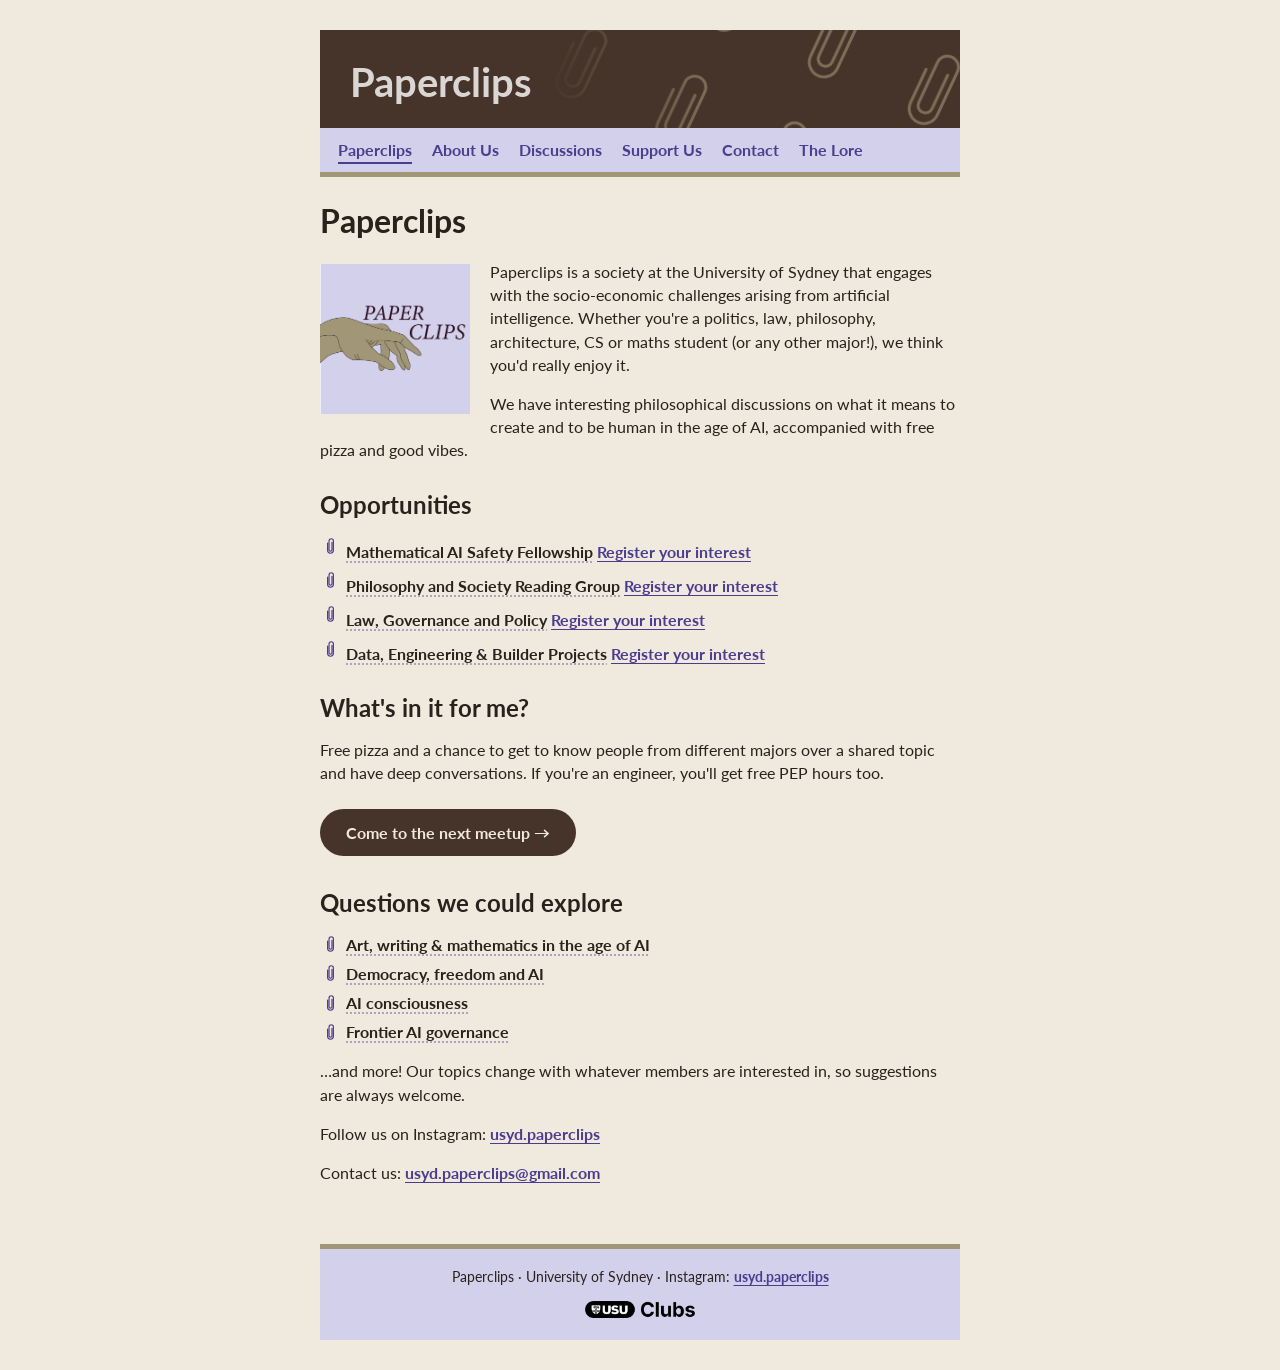
<file: index.html>
<!DOCTYPE html>
<html lang="en">
<head>
    <meta charset="utf-8">
    <meta name="viewport" content="width=device-width, initial-scale=1">
    <title>Paperclips</title>
    <link rel="icon" type="image/png" href="images/no-hand-paperclips-logo_Hand%20only.png">
    <link href="style.css" rel="stylesheet">
    <link rel="preconnect" href="https://fonts.gstatic.com">
    <link href="https://fonts.googleapis.com/css2?family=Lato:ital,wght@0,100;0,300;0,400;0,700;0,900;1,100;1,300;1,400;1,700;1,900&display=swap" rel="stylesheet">
</head>

<body>


    <header>

        <h1> Paperclips</h1>


    <nav>
       
        <a href="index.html" aria-current="page">Paperclips</a>
        <a href="about.html">About Us</a>
        <a href="discussions.html">Discussions</a>
        <a href="support.html">Support Us</a>
        <a href="contact.html">Contact</a>
        <a href="the-lore.html">The Lore</a>
       
    </nav> 

</header>

<h1> Paperclips</h1>
   
    <section>

    <img class="logo" src="images/pink-paperclips-logo-no-desc_Hand%20only.png" alt="Paperclips logo: a hand reaching towards the words Paper Clips" width="150" height="150">

    <p>Paperclips is a society at the University of Sydney that engages with the socio-economic challenges arising from artificial intelligence. Whether you're a politics,
    law, philosophy, architecture, CS or maths student (or any other major!), we think you'd really enjoy it.</p>
   
    <p>We have interesting philosophical discussions on what it means to create and to be human in the age of AI, accompanied with free pizza and good vibes.</p>

   <!-- NEW: Opportunities section -->
    <h2>Opportunities</h2>

    <ul class="topics">
        <li>
            <strong>Mathematical AI Safety Fellowship</strong>
            <span class="topic-question">For students interested in mathematical approaches to AI safety.</span>
            <a href="https://docs.google.com/forms/d/e/1FAIpQLSd0HdJCsC115M8-3KQG_czyetFsshdnopwiMtdRcU6tb6XfFw/viewform?usp=header">Register your interest</a>
        </li>
        <li>
            <strong>Philosophy and Society Reading Group</strong>
            <span class="topic-question">For students interested in philosophy, politics and economics.</span>
            <a href="https://docs.google.com/forms/d/e/1FAIpQLSfQAjgFDLA8wmqpj9tPy1MmgbXg_kN8RrXuscvgL9BtoT7dKg/viewform">Register your interest</a>
        </li>
        <li>
            <strong>Law, Governance and Policy</strong>
            <span class="topic-question">For law students interested in AI policy and governance.</span>
            <a href="https://docs.google.com/forms/d/e/1FAIpQLScNR5OGdzuRPFf-QtGlchyc0naaPwp5fLJLEmB8YsPOtaQLbA/viewform?usp=header">Register your interest</a>
        </li>
        <li>
            <strong>Data, Engineering & Builder Projects</strong>
            <span class="topic-question">For students interested in engineering and hands-on AI safety projects.</span>
            <a href="https://docs.google.com/forms/d/e/1FAIpQLSeC0H_7Jf14LcJsI6BgXFXwbjCmfyPPr9kBUhe0p3Qluz-7aw/viewform?usp=header">Register your interest</a>
        </li>
    </ul>

    <h2>What's in it for me?</h2>

    <p>Free pizza and a chance to get to know people from different majors over a shared topic and have deep
    conversations. If you're an engineer, you'll get free PEP hours too.</p>
   
    <!-- PLACEHOLDER: add the next event or how to join -->
    <!-- <p class="placeholder">[Next event or how to join]</p> -->

    <a class="meetupbtn" href="https://www.instagram.com/usyd.paperclips/">Come to the next meetup &rarr;</a>

    <h2>Questions we could explore</h2>

    <ul class="topics">
        <li tabindex="0"><strong>Art, writing & mathematics in the age of AI</strong><span class="topic-question">What does it mean to make art, to create and to do academic research in the age of AI?</span></li>
        <li tabindex="0"><strong>Democracy, freedom and AI</strong><span class="topic-question">Does AI pose a risk to democracy?</span></li>
        <li tabindex="0"><strong>AI consciousness</strong><span class="topic-question">Are AIs conscious, and what does that mean for AI safety?</span></li>
        <li tabindex="0"><strong>Frontier AI governance</strong><span class="topic-question">Should we have open-source AI models, given the potential for misuse by bad actors?</span></li>
    </ul>

    <p>&hellip;and more! Our topics change with whatever members are interested in, so suggestions are always welcome.</p>

    <p>Follow us on Instagram: <a href="https://www.instagram.com/usyd.paperclips/">usyd.paperclips</a></p>

    <!-- NEW: Placeholder email -->
    <p>Contact us: <a href="mailto:usyd.paperclips@gmail.com">usyd.paperclips@gmail.com</a></p>
   
    </section>

<footer>
    <p>Paperclips &middot; University of Sydney &middot; Instagram: <a href="https://www.instagram.com/usyd.paperclips/">usyd.paperclips</a></p>
    <a class="footer-usu" href="https://usu.edu.au/" target="_blank" rel="noopener"><img src="images/usu-clubs-logo-black.png" alt="USU Clubs" width="110" height="17"></a>
</footer>

</body>
</html>
</file>
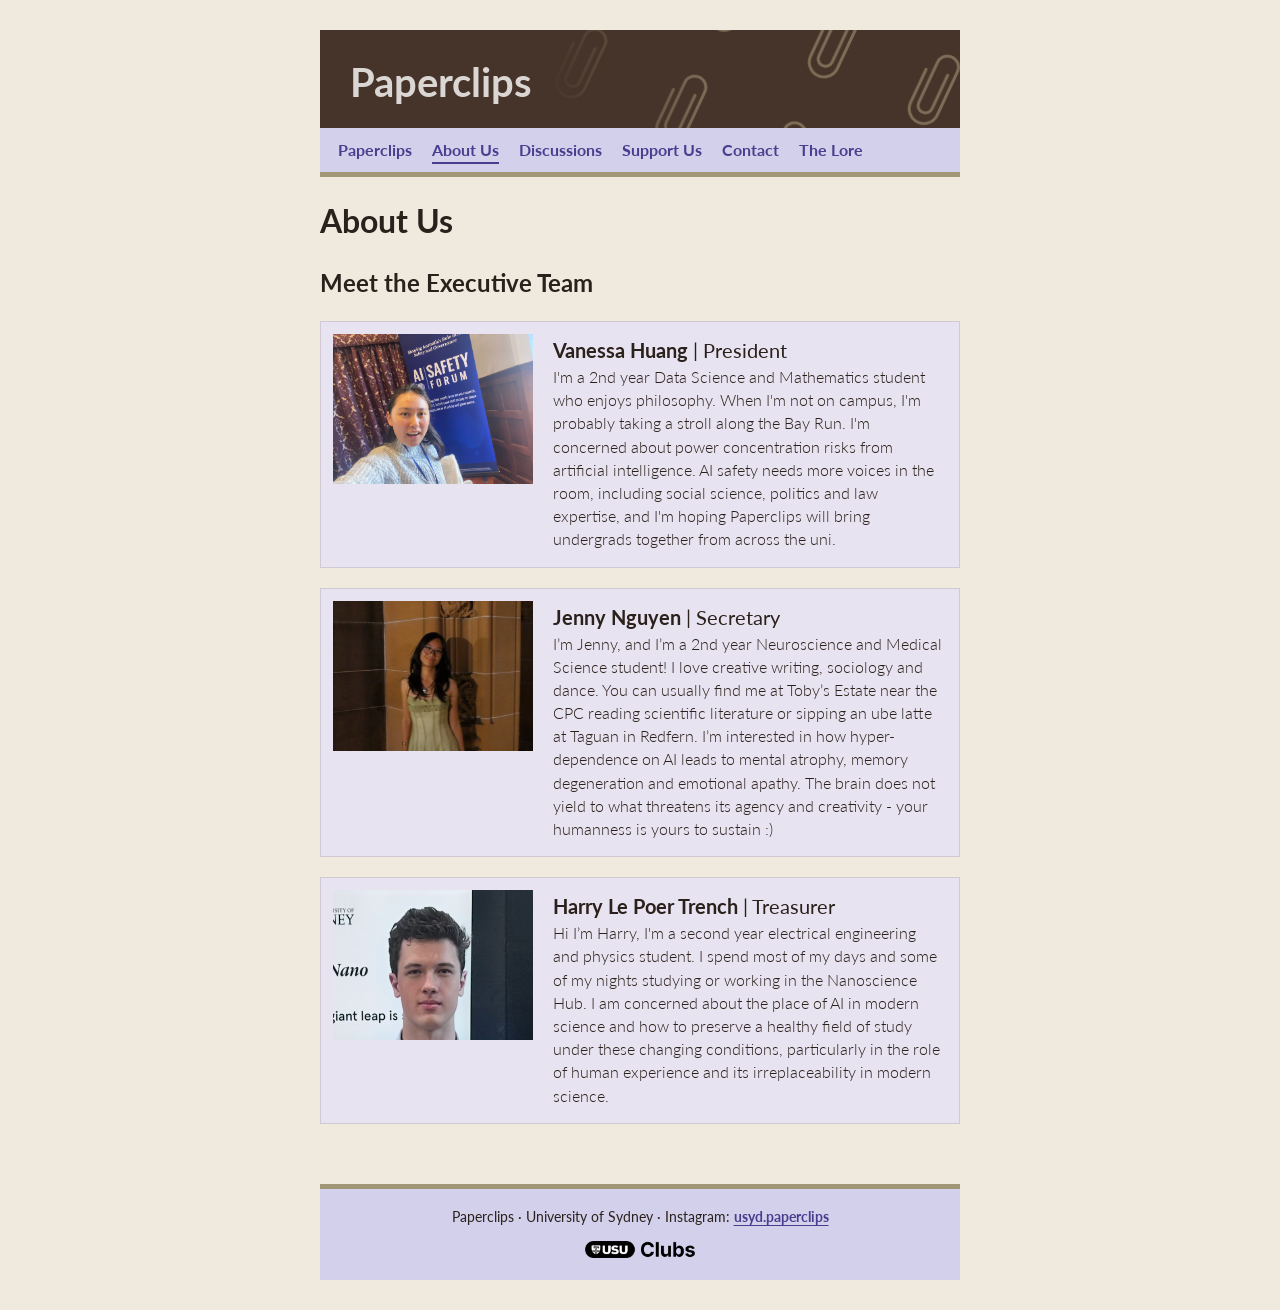
<file: about.html>
<!DOCTYPE html>
<html lang="en">
<head>
    <meta charset="utf-8">
    <meta name="viewport" content="width=device-width, initial-scale=1">
    <title>About Us | Paperclips</title>
    <link rel="icon" type="image/png" href="images/no-hand-paperclips-logo_Hand%20only.png">
    <link href="style.css" rel="stylesheet">
    <link rel="preconnect" href="https://fonts.gstatic.com">
    <link href="https://fonts.googleapis.com/css2?family=Lato:ital,wght@0,100;0,300;0,400;0,700;0,900;1,100;1,300;1,400;1,700;1,900&display=swap" rel="stylesheet">
</head>

<body>


    <header>

        <h1> Paperclips</h1>


    <nav>
       
        <a href="index.html">Paperclips</a>
        <a href="about.html" aria-current="page">About Us</a>
        <a href="discussions.html">Discussions</a>
        <a href="support.html">Support Us</a>
        <a href="contact.html">Contact</a>
        <a href="the-lore.html">The Lore</a>
    
    </nav> 

</header>

<h1>About Us</h1>

<h2>Meet the Executive Team</h2>

<section class="wholegallery">

  <div class="gallery">
    <a target="_blank" href="images/vanessa.png">
      <img src="images/vanessa.png" alt="Vanessa" width="700" height="500">
    </a>
    <div class="desc">
      <p class="name">Vanessa Huang <span class="name-role">| President</span></p>
      <p class="bio">I'm a 2nd year Data Science and Mathematics student who enjoys philosophy. When I'm not on campus, I'm probably taking a stroll along the Bay Run. I'm concerned about power concentration risks from artificial intelligence. AI safety needs more voices in the room, including social science, politics and law expertise, and I'm hoping Paperclips will bring undergrads together from across the uni.</p>
    </div>
  </div>

  <!-- PLACEHOLDER: replace the photo, name and bio -->
  <div class="gallery">
    <a target="_blank" href="images/jenny.png">
      <img src="images/jenny.png" alt="Jenny" width="700" height="500">
    </a>
    <div class="desc">
      <p class="name">Jenny Nguyen <span class="name-role">| Secretary</span></p>
      <p class="bio">I’m Jenny, and I’m a 2nd year Neuroscience and Medical Science student! I love creative writing, sociology and dance. You can usually find me at Toby’s Estate near the CPC reading scientific literature or sipping an ube latte at Taguan in Redfern. I’m interested in how hyper-dependence on AI leads to mental atrophy, memory degeneration and emotional apathy. The brain does not yield to what threatens its agency and creativity - your humanness is yours to sustain :)</p>
    </div>
  </div>

  <div class="gallery">
    <a target="_blank" href="images/harry.png">
      <img src="images/harry.png" alt="Harry" width="700" height="500">
    </a>
    <div class="desc">
      <p class="name">Harry Le Poer Trench <span class="name-role">| Treasurer</span></p>
      <p class="bio">Hi I’m Harry, I'm a second year electrical engineering and physics student. I spend most of my days and some of my nights studying or working in the Nanoscience Hub. I am concerned about the place of AI in modern science and how to preserve a healthy field of study under these changing conditions, particularly in the role of human experience and its irreplaceability in modern science.</p>

    </div>
  </div>

</section>

<footer>
    <p>Paperclips &middot; University of Sydney &middot; Instagram: <a href="https://www.instagram.com/usyd.paperclips/">usyd.paperclips</a></p>
    <a class="footer-usu" href="https://usu.edu.au/" target="_blank" rel="noopener"><img src="images/usu-clubs-logo-black.png" alt="USU Clubs" width="110" height="17"></a>
</footer>

</body>
</html>
</file>
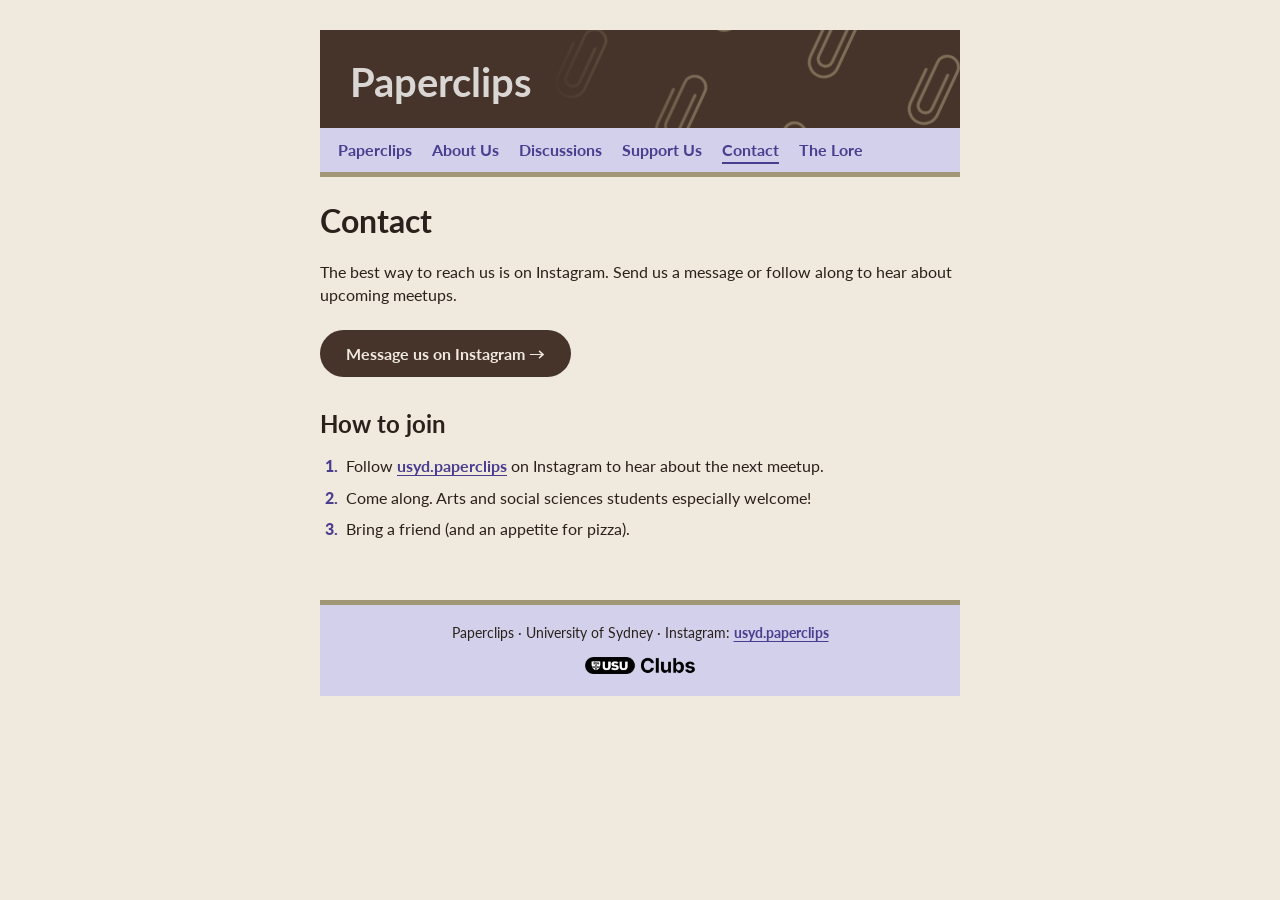
<file: contact.html>
<!DOCTYPE html>
<html lang="en">
<head>
    <meta charset="utf-8">
    <meta name="viewport" content="width=device-width, initial-scale=1">
    <title>Contact | Paperclips</title>
    <link rel="icon" type="image/png" href="images/no-hand-paperclips-logo_Hand%20only.png">
    <link href="style.css" rel="stylesheet">
    <link rel="preconnect" href="https://fonts.gstatic.com">
    <link href="https://fonts.googleapis.com/css2?family=Lato:ital,wght@0,100;0,300;0,400;0,700;0,900;1,100;1,300;1,400;1,700;1,900&display=swap" rel="stylesheet">
</head>

<body>


    <header>

        <h1> Paperclips</h1>


    <nav>
       
        <a href="index.html">Paperclips</a>
        <a href="about.html">About Us</a>
        <a href="discussions.html">Discussions</a>
        <a href="support.html">Support Us</a>
        <a href="contact.html" aria-current="page">Contact</a>
        <a href="the-lore.html">The Lore</a>
    
    </nav> 

</header>

<h1>Contact</h1>

<p>The best way to reach us is on Instagram. Send us a message or follow along to hear about upcoming meetups.</p>

<a class="meetupbtn" href="https://www.instagram.com/usyd.paperclips/">Message us on Instagram &rarr;</a>

<h2>How to join</h2>

<ol class="steps">
    <li>Follow <a href="https://www.instagram.com/usyd.paperclips/">usyd.paperclips</a> on Instagram to hear about the next meetup.</li>
    <li>Come along. Arts and social sciences students especially welcome!</li>
    <li>Bring a friend (and an appetite for pizza).</li>
</ol>

<!-- PLACEHOLDER: add the next event or how to join -->
<!-- <p class="placeholder">[Next event or how to join]</p> -->

<footer>
    <p>Paperclips &middot; University of Sydney &middot; Instagram: <a href="https://www.instagram.com/usyd.paperclips/">usyd.paperclips</a></p>
    <a class="footer-usu" href="https://usu.edu.au/" target="_blank" rel="noopener"><img src="images/usu-clubs-logo-black.png" alt="USU Clubs" width="110" height="17"></a>
</footer>

</body>
</html>
</file>
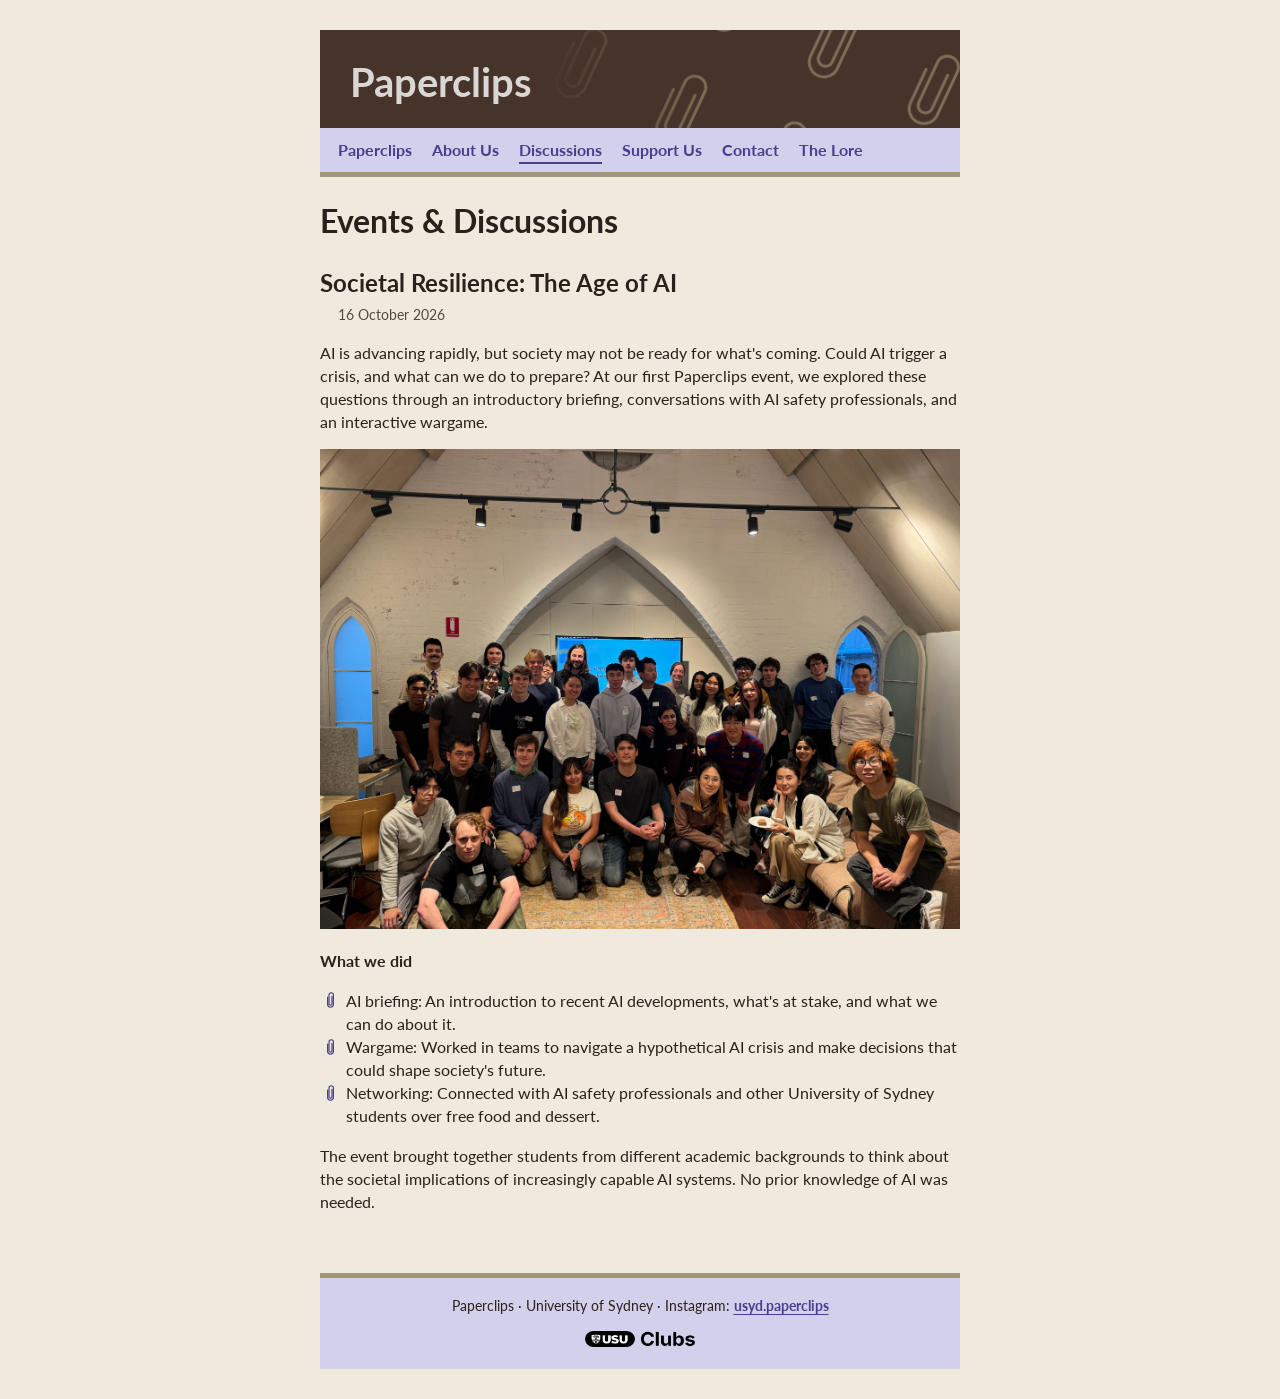
<file: discussions.html>
<!DOCTYPE html>
<html lang="en">
<head>
    <meta charset="utf-8">
    <meta name="viewport" content="width=device-width, initial-scale=1">
    <title>Events and Discussions | Paperclips</title>
    <link rel="icon" type="image/png" href="images/no-hand-paperclips-logo_Hand%20only.png">
    <link href="style.css" rel="stylesheet">
    <link rel="preconnect" href="https://fonts.gstatic.com">
    <link href="https://fonts.googleapis.com/css2?family=Lato:ital,wght@0,100;0,300;0,400;0,700;0,900;1,100;1,300;1,400;1,700;1,900&display=swap" rel="stylesheet">
</head>

<body>

    <header>

        <h1>Paperclips</h1>

        <nav>
            <a href="index.html">Paperclips</a>
            <a href="about.html">About Us</a>
            <a href="discussions.html" aria-current="page">Discussions</a>
            <a href="support.html">Support Us</a>
            <a href="contact.html">Contact</a>
            <a href="the-lore.html">The Lore</a>
        </nav>

    </header>

    <h1>Events & Discussions</h1>

    <section class="sessions">

        <!-- LATEST EVENT: Always displayed, not collapsible. -->

        <div class="latest-session">

            <h2>Societal Resilience: The Age of AI</h2>
            <p class="session-question">16 October 2026</p>

            <p>
                AI is advancing rapidly, but society may not be ready for what's coming.
                Could AI trigger a crisis, and what can we do to prepare?
                At our first Paperclips event, we explored these questions through an
                introductory briefing, conversations with AI safety professionals,
                and an interactive wargame.
            </p>

            <img
                src="images/societal-res.jpg"
                alt="Paperclips' Societal Resilience: The Age of AI event"
                class="session-photo"
            >

            <p><strong>What we did</strong></p>
            <ul>
                <li>AI briefing: An introduction to recent AI developments, what's at stake, and what we can do about it.</li>
                <li>Wargame: Worked in teams to navigate a hypothetical AI crisis and make decisions that could shape society's future.</li>
                <li>Networking: Connected with AI safety professionals and other University of Sydney students over free food and dessert.</li>
            </ul>

            <p>
                The event brought together students from different academic backgrounds
                to think about the societal implications of increasingly capable AI systems.
                No prior knowledge of AI was needed.
            </p>

        </div>

        <!-- OLDER EVENTS: Add future events above this section and move previous latest events here. -->

        <!--
        <details>
            <summary>
                <span>Previous Event Title</span>
                <span class="session-question">Date</span>
            </summary>

            <p>Event description.</p>

        </details>
        -->

    </section>


    <footer>
        <p>Paperclips &middot; University of Sydney &middot; Instagram: <a href="https://www.instagram.com/usyd.paperclips/">usyd.paperclips</a></p>
        <a class="footer-usu" href="https://usu.edu.au/" target="_blank" rel="noopener"><img src="images/usu-clubs-logo-black.png" alt="USU Clubs" width="110" height="17"></a>
    </footer>

</body>
</html>
</file>
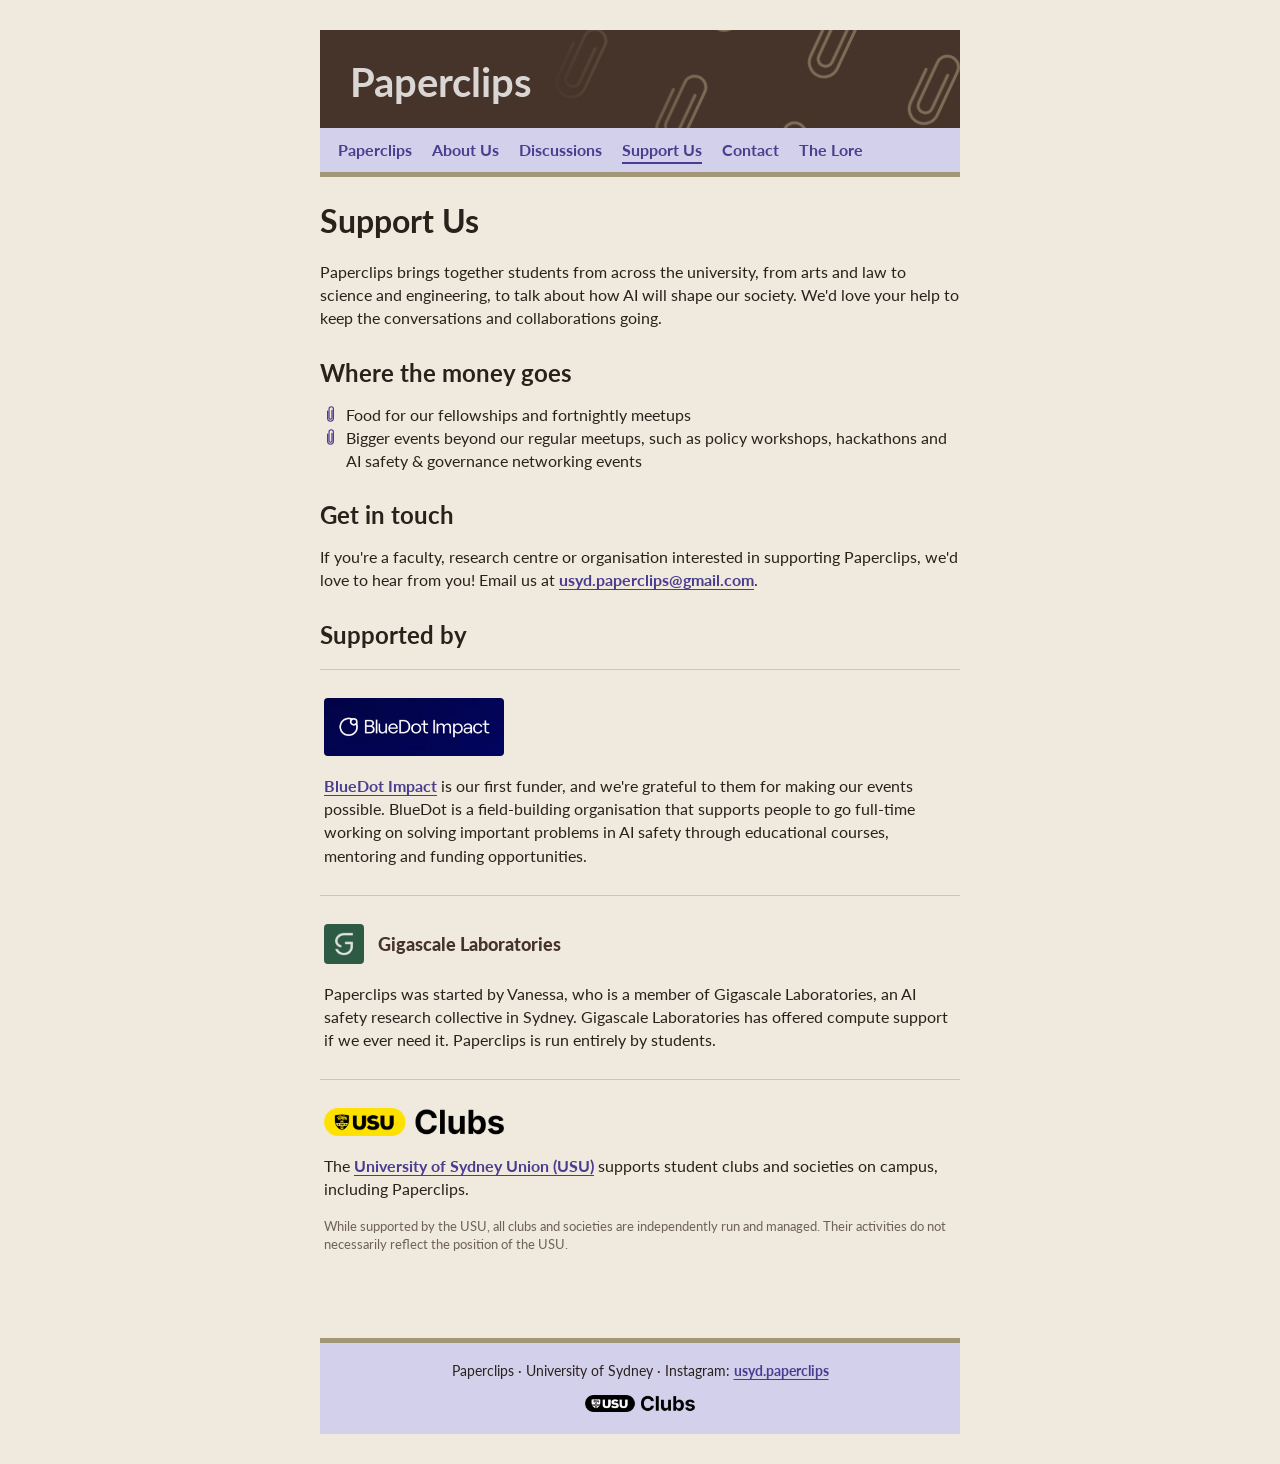
<file: support.html>
<!DOCTYPE html>
<html lang="en">
<head>
    <meta charset="utf-8">
    <meta name="viewport" content="width=device-width, initial-scale=1">
    <title>Support Us | Paperclips</title>
    <link rel="icon" type="image/png" href="images/no-hand-paperclips-logo_Hand%20only.png">
    <link href="style.css" rel="stylesheet">
    <link rel="preconnect" href="https://fonts.gstatic.com">
    <link href="https://fonts.googleapis.com/css2?family=Lato:ital,wght@0,100;0,300;0,400;0,700;0,900;1,100;1,300;1,400;1,700;1,900&display=swap" rel="stylesheet">
</head>

<body>


    <header>

        <h1> Paperclips</h1>


    <nav>
       
        <a href="index.html">Paperclips</a>
        <a href="about.html">About Us</a>
        <a href="discussions.html">Discussions</a>
        <a href="support.html" aria-current="page">Support Us</a>
        <a href="contact.html">Contact</a>
        <a href="the-lore.html">The Lore</a>
    
    </nav> 

</header>

<h1>Support Us</h1>

<p>Paperclips brings together students from across the university, from arts and law to science and engineering, to
talk about how AI will shape our society. We'd love your help to keep the conversations and collaborations going.</p>

<h2>Where the money goes</h2>

<ul>
    <li>Food for our fellowships and fortnightly meetups</li>
    <li>Bigger events beyond our regular meetups, such as policy workshops, hackathons and AI safety &amp; governance networking events</li>
</ul>

<h2>Get in touch</h2>

<p>If you're a faculty, research centre or organisation interested in supporting Paperclips, we'd love to hear from
you! Email us at <a href="mailto:usyd.paperclips@gmail.com">usyd.paperclips@gmail.com</a>.</p>

<h2>Supported by</h2>

<div class="supporter">

    <a class="supporter-logo" href="https://bluedot.org/" target="_blank" rel="noopener"><img class="usu-clubs" src="images/bluedot.png" alt="BlueDot Impactlogo" width="180" height="60"></a>

    <p><a href="https://bluedot.org/" target="_blank" rel="noopener">BlueDot Impact</a> is our first funder, and we're grateful to them for making our events possible. BlueDot is a field-building organisation that supports people to go full-time working on solving important problems in AI safety through educational courses, mentoring and funding opportunities.</p>

</div>

<div class="supporter">

    <a class="supporter-logo" href="https://www.gigascale-labs.org/" target="_blank" rel="noopener"><img src="images/gigascale-logo.png" alt="" width="40" height="40"><span>Gigascale Laboratories</span></a>

    <p>Paperclips was started by Vanessa, who is a member of Gigascale Laboratories, an AI safety research collective in Sydney. Gigascale Laboratories has offered compute support if we ever need it. Paperclips is run entirely by students.</p>

</div>

<div class="supporter">

    <a class="supporter-logo" href="https://usu.edu.au/" target="_blank" rel="noopener"><img class="usu-clubs" src="images/usu-clubs-logo.png" alt="USU Clubs logo" width="180" height="28"></a>

    <p>The <a href="https://usu.edu.au/" target="_blank" rel="noopener">University of Sydney Union (USU)</a> supports
    student clubs and societies on campus, including Paperclips.</p>

    <p class="disclaimer">While supported by the USU, all clubs and societies are independently run and managed. Their
    activities do not necessarily reflect the position of the USU.</p>

</div>

<footer>
    <p>Paperclips &middot; University of Sydney &middot; Instagram: <a href="https://www.instagram.com/usyd.paperclips/">usyd.paperclips</a></p>
    <a class="footer-usu" href="https://usu.edu.au/" target="_blank" rel="noopener"><img src="images/usu-clubs-logo-black.png" alt="USU Clubs" width="110" height="17"></a>
</footer>

</body>
</html>
</file>
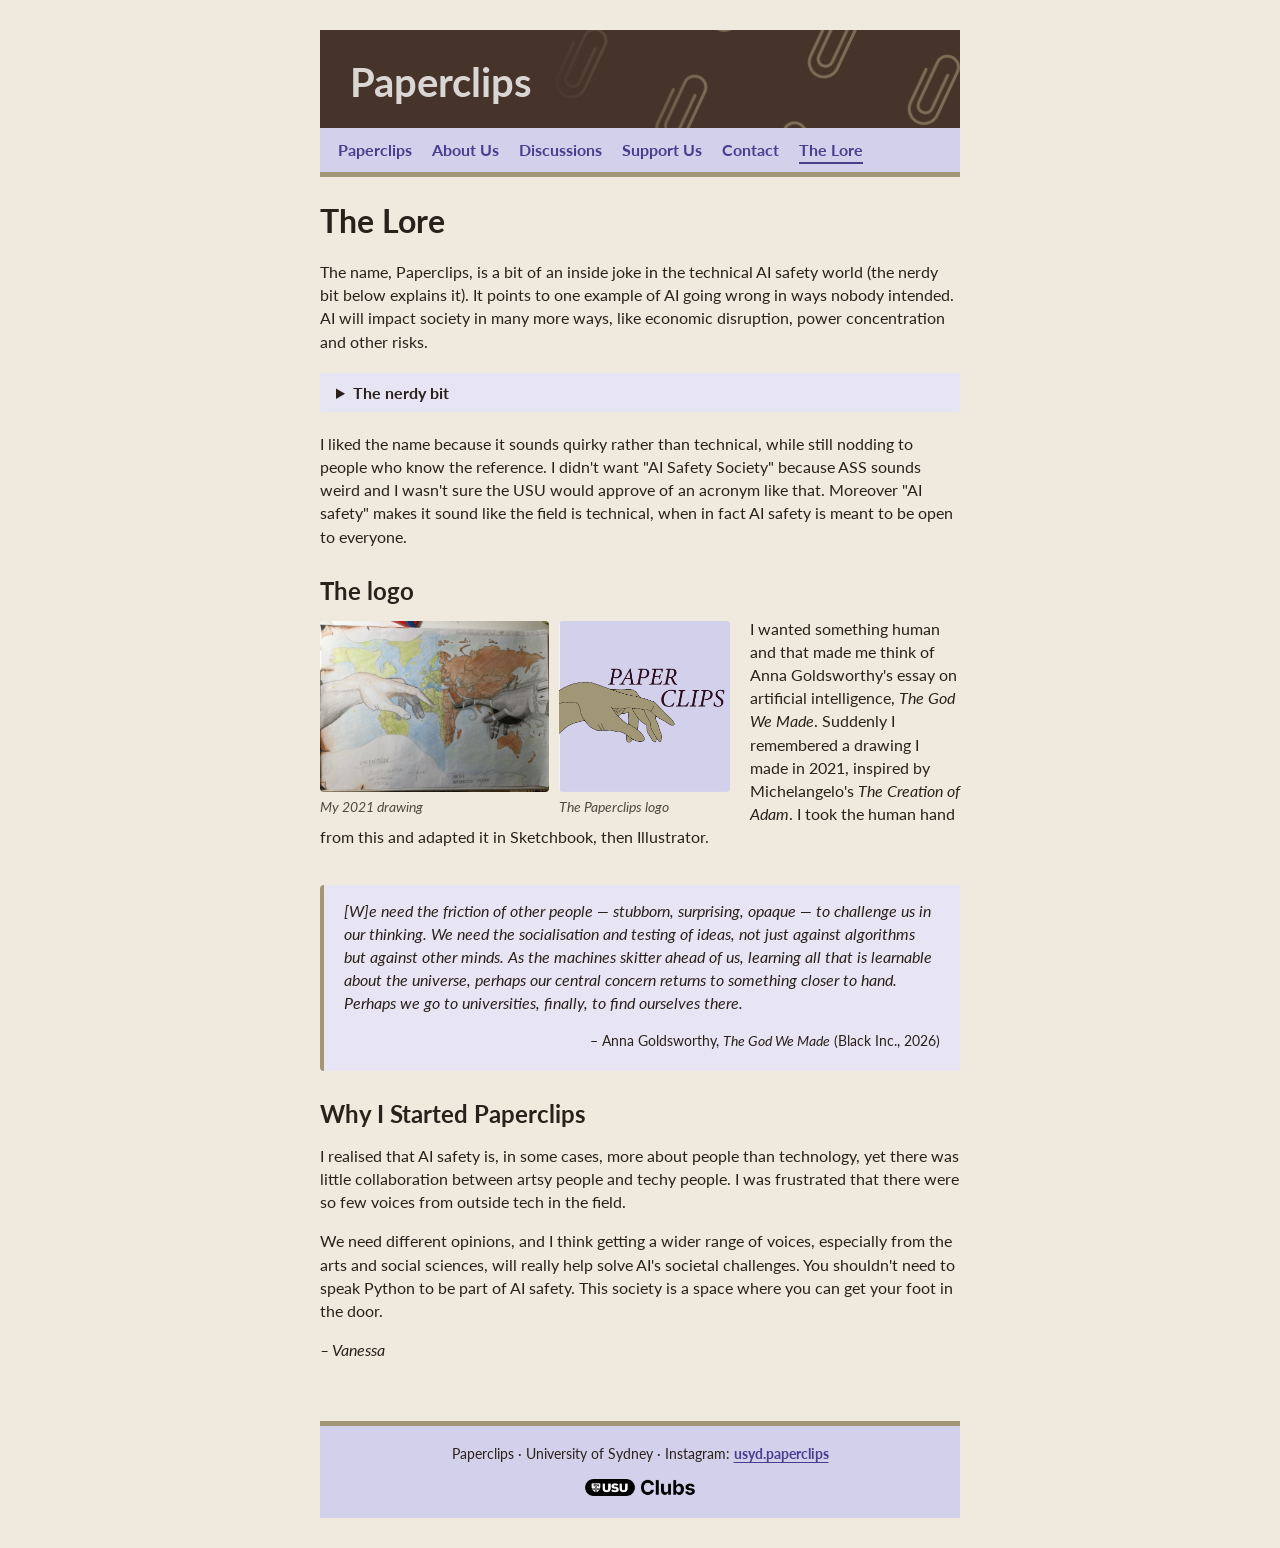
<file: the-lore.html>
<!DOCTYPE html>
<html lang="en">
<head>
    <meta charset="utf-8">
    <meta name="viewport" content="width=device-width, initial-scale=1">
    <title>The Lore | Paperclips</title>
    <link rel="icon" type="image/png" href="images/no-hand-paperclips-logo_Hand%20only.png">
    <link href="style.css" rel="stylesheet">
    <link rel="preconnect" href="https://fonts.gstatic.com">
    <link href="https://fonts.googleapis.com/css2?family=Lato:ital,wght@0,100;0,300;0,400;0,700;0,900;1,100;1,300;1,400;1,700;1,900&display=swap" rel="stylesheet">
</head>

<body>


    <header>

        <h1> Paperclips</h1>


    <nav>
       
        <a href="index.html">Paperclips</a>
        <a href="about.html">About Us</a>
        <a href="discussions.html">Discussions</a>
        <a href="support.html">Support Us</a>
        <a href="contact.html">Contact</a>
        <a href="the-lore.html" aria-current="page">The Lore</a>
    
    </nav> 

</header>

<h1>The Lore</h1>


<p>The name, Paperclips, is a bit of an inside joke in the technical AI safety world (the nerdy bit below explains it). It
points to one example of AI going wrong in ways nobody intended. 

AI will impact society in many more ways, like economic disruption, power concentration and other risks.</p>

<details>
    <summary>The nerdy bit</summary>

    <p>The joke comes from a thought experiment called the paperclip maximiser. If an AI were asked to maximise the number of paperclips in the world, it could plausibly try to gain control
    over the world, since more control and resources would let it make more paperclips. This illustrates instrumental
    convergence: the idea that an AI pursuing almost any goal might take the same in-between steps, like acquiring
    resources and control, whatever its final goal is.</p>
</details>

<p>I liked the name because it sounds quirky rather than technical, while still nodding to people who know the
reference. I didn't want "AI Safety Society" because ASS sounds weird and I wasn't sure the USU would approve of an acronym like that. Moreover "AI safety" makes it sound like the field is technical, when in fact AI safety is meant to be open to everyone.</p>

<h2>The logo</h2>

<div class="logo-row">
<div class="logo-pair">
    <figure class="drawing">
        <img src="images/drawing-2021.jpg" alt="A hand-coloured drawing: a human hand and a robotic hand reach towards each other across a world map, in the style of Michelangelo's The Creation of Adam" width="1200" height="900">
        <figcaption>My 2021 drawing</figcaption>
    </figure>
    <figure class="drawing logo-final">
        <img src="images/pink-paperclips-logo-no-desc_Hand%20only.png" alt="Paperclips logo: a hand reaching towards the words Paper Clips" width="668" height="667">
        <figcaption>The Paperclips logo</figcaption>
    </figure>
</div>

<p>I wanted something human and that made me think of Anna Goldsworthy's essay on
artificial intelligence, <em>The God We Made</em>. Suddenly I remembered a drawing I made in 2021, inspired by
Michelangelo's <em>The Creation of Adam</em>. I took the human hand from this and adapted it in Sketchbook, then Illustrator.</p>
</div>

<blockquote class="quote">
    <p>[W]e need the friction of other people &mdash; stubborn, surprising, opaque &mdash; to challenge us in our thinking.
    We need the socialisation and testing of ideas, not just against algorithms but against other minds. As the machines
    skitter ahead of us, learning all that is learnable about the universe, perhaps our central concern returns to
    something closer to hand. Perhaps we go to universities, finally, to find ourselves there.</p>
    <p class="quote-source">&ndash; Anna Goldsworthy, <em>The God We Made</em> (Black Inc., 2026)</p>
</blockquote>

<h2>Why I Started Paperclips</h2>

<p>I realised that AI safety is, in some cases, more about people than technology, yet there was little collaboration
between artsy people and techy people. I was frustrated that there were so few voices from outside tech in the field.</p>

<p>We need different opinions, and I think getting a wider range of voices, especially from the arts and social
sciences, will really help solve AI's societal challenges. You shouldn't need to speak Python to be part of AI safety.
This society is a space where you can get your foot in the door.</p>

<p class="signoff">&ndash; Vanessa</p>

<footer>
    <p>Paperclips &middot; University of Sydney &middot; Instagram: <a href="https://www.instagram.com/usyd.paperclips/">usyd.paperclips</a></p>
    <a class="footer-usu" href="https://usu.edu.au/" target="_blank" rel="noopener"><img src="images/usu-clubs-logo-black.png" alt="USU Clubs" width="110" height="17"></a>
</footer>

</body>
</html>
</file>
<file: style.css>
/* Lavender from the Paperclips logo */
:root{--lavender: #d2d0ea; --lavender-dark: #5e4fae; --brown: #3b2a1d}

html{background-color: lightgoldenrodyellow; overflow-y: scroll}

body{width: 50%; max-width: 720px; margin: auto}

nav{background-color:burlywood; padding: 12px 10px; border-bottom: 5px solid var(--lavender);}

a{margin-left: 10px; text-decoration: none; font-family: "Lato"; font-weight: 700;
}

a, a:visited{color: var(--brown)}

p a, li a{margin-left: 0; text-decoration: underline; text-decoration-thickness: 1px; text-decoration-color: var(--lavender-dark); text-underline-offset: 3px}

nav a{margin: 0 8px}

nav a[aria-current="page"]{text-decoration: underline; text-decoration-color: var(--lavender-dark);
    text-decoration-thickness: 1.5px; text-underline-offset: 6px}

a:hover{color: var(--lavender-dark)}

.p1{color:crimson}

.p2{color:blue}

p {font-family: "Lato"; line-height: 1.45;}

h1, h2, h3{font-family: "Lato";}

body > h1{margin: 24px 0 20px}

h2{margin: 28px 0 8px}

li{font-family: "Lato"; line-height: 1.45;}

ul{list-style: none; padding-left: 4px}

ul li{position: relative; padding-left: 22px}

ul li::before{

    content: ""; position: absolute; left: 2px; top: calc(0.725em - 8px);
    width: 9px; height: 16px; background: url("images/list-bullet.svg") no-repeat center / contain;
}


.photo-right{

    float: right; margin: 0 0 10px 20px;
}

aside{

    float:right; width:280px; display: block; text-align: center;
    background-color: var(--lavender); margin: 0 0 16px 24px; padding: 12px 16px;
    border-radius: 4px;
    font-family: "Lato";
}

.logo{

    float: left; margin: 4px 20px 12px 0
}

aside blockquote{margin: 8px 0 12px; font-style: italic; line-height: 1.5}

header{background-image:url("images/header-banner-brown.svg"); background-size: cover; padding-top: 28px; margin-top: 30px; }

header h1{color: rgb(255, 255, 255, 0.8); margin: 0 0 22px 30px; font-size: 40px;}

th, td {font-family: "Lato";

    border: solid black 1px; padding: 5px;
    text-align: center;

}

table{border-collapse: collapse;}

caption{
    font-family: "Lato"; font-size: 24px; padding: 10px; font-weight: 900;

}

th{

    background-color: saddlebrown;
    color: white;
}

img{max-width: 100%; height: auto;}


/* "The nerdy bit" dropdown */

details{

    background-color: var(--lavender); padding: 10px 16px; margin: 20px 0; clear: both;
    border-radius: 4px;
    font-family: "Lato";
}

summary{font-weight: 700; cursor: pointer;}

summary:hover{color: var(--lavender-dark)}

details p{margin-bottom: 4px}

/* Discussions page: one collapsible box per session */

.sessions details{margin: 12px 0}

.sessions summary{font-size: 17px}

.topics li{margin-bottom: 6px}

.topic-question{display: block; font-size: 14px; line-height: 1.4; opacity: 0.8}

/* On devices with a mouse, show each question as a tooltip on hover instead */
@media (hover: hover){

    .topics li strong{text-decoration: underline dotted rgba(74, 61, 143, 0.5); text-underline-offset: 4px; cursor: default}

    .topic-question{

        position: absolute; left: 22px; top: calc(100% + 4px); z-index: 5;
        width: max-content; max-width: 380px; padding: 8px 12px; border-radius: 6px;
        background-color: #e7e5f4; box-shadow: 0 3px 10px rgba(43, 33, 28, 0.18);
        opacity: 0; visibility: hidden; transition: opacity 0.15s;
    }

    .topics li:hover .topic-question, .topics li:focus .topic-question{opacity: 1; visibility: visible}
}

.session-question{display: block; font-size: 14px; font-weight: 400; line-height: 1.4; opacity: 0.8}

.session-question{margin: 4px 0 2px 18px}


.sessions details[open] summary{margin-bottom: 8px}

.signoff{font-style: italic}

/* Drawing (The Lore page) */

/* Drawing and logo side by side, same height (widths match the 4:3 and 1:1 image shapes) */
/* Images float left so the paragraph wraps beside and then underneath them */
.logo-row{display: flow-root; clear: both; margin: 12px 0 20px}

.logo-row > p{margin-top: 0}

.logo-pair{display: flex; gap: 10px; align-items: flex-start; float: left; width: 410px; margin: 4px 20px 8px 0}

.logo-pair figure.drawing{flex: 4 1 0; margin: 0; min-width: 0}

.logo-pair figure.logo-final{flex: 3 1 0}

figure.drawing{clear: both; margin: 20px 0}

figure.drawing img{display: block; width: 100%; border-radius: 4px}

figure.drawing figcaption{font-family: "Lato"; font-size: 14px; font-style: italic; margin-top: 6px; opacity: 0.8}

/* Quote box (The Lore page) */

blockquote.quote{

    clear: both; margin: 20px 0; padding: 14px 20px 6px;
    background-color: #e7e5f4; border-left: 4px solid #a19776; border-radius: 4px;
}

blockquote.quote p{font-style: italic; margin-top: 0}

blockquote.quote p.quote-source{font-style: normal; font-size: 14px; text-align: right}

.coming-soon{font-style: italic; opacity: 0.8}

[hidden]{display: none !important}


/* Gallery, based on the 2nd World Problems about us page */

.wholegallery{

    display: grid; grid-template-columns: 1fr;
    gap: 20px; margin: 24px 0;
}

/* One person per row: photo on the left, name, role and bio on the right */
div.gallery {
    display: grid; grid-template-columns: 200px 1fr; gap: 20px; align-items: start;
    background-color: #e2dfff90;
    padding: 12px;
    border: 1px solid rgba(70, 51, 42, 0.15);
}

div.gallery > a {
    display: block;
    margin: 0;
}

div.gallery img {
    display: block;
    width: 100%;
    aspect-ratio: 4 / 3; object-fit: cover; object-position: 50% 30%;
}

div.desc {
    padding: 2px 4px 4px 0;
    text-align: left;
    line-height: 1.45;
    font-family: "Lato";
    font-weight: 300;
}

div.desc .name{
    font-size: 20px;
    font-weight: 700;
}

div.desc p{margin: 0}

div.desc .name-role{font-weight: 400}

div.desc .role{margin: 2px 0 10px; opacity: 0.8}

.placeholder{background-color: yellow;}


/* Meetup button, based on the 2nd World Problems tickets button */

a.meetupbtn, a.meetupbtn:visited{

    display: inline-block; margin: 8px 0 4px; padding: 14px 26px;
    background-color: var(--brown); color: lightgoldenrodyellow;
    border-radius: 40px;
}

a.meetupbtn:hover{background-color: var(--lavender-dark); color: white}


/* Supported by (support page) */

.supporter{

    border-top: 1px solid rgba(59, 42, 29, 0.2); padding: 28px 4px 12px; margin: 0;
}

h2 + .supporter{margin-top: 20px}

a.supporter-logo{

    display: flex; align-items: center; gap: 14px; margin: 0 0 18px;
    font-size: 18px; font-weight: 900; color: var(--brown);
}

a.supporter-logo img{display: block; border-radius: 4px; height: auto}

a.supporter-logo:hover{color: var(--lavender-dark)}

.usu-clubs{width: 180px}

.supporter p{margin-top: 0}

.supporter p.disclaimer{font-size: 13px; color: #6b5a4b; line-height: 1.4}


/* How to join steps (contact page) */

ol.steps{padding-left: 22px}

ol.steps li{margin-bottom: 8px; padding-left: 4px}

ol.steps li::marker{font-weight: 900; color: var(--lavender-dark)}


/* Footer */

footer{

    margin: 60px 0 30px; padding: 4px 20px; background-color: burlywood;
    border-top: 5px solid var(--lavender); text-align: center; font-size: 14px;
}



footer a.footer-usu{display: inline-block; margin: 0 0 14px}

footer a.footer-usu img{display: block}

/* Responsive */

@media (max-width: 1100px){

    body{width: 80%}
}

@media (max-width: 700px){

    body{width: auto; margin: 0 16px}

    footer{margin-bottom: 16px}

    header{padding-top: 24px; margin-top: 0}

    header h1{margin: 0 0 18px 16px; font-size: 32px}

    nav{display: flex; flex-wrap: wrap; gap: 8px 0; padding: 10px 6px}

    aside{float: none; width: auto; margin: 0 0 20px}

    body > h1{margin: 20px 0 16px}

    .logo, .photo-right img{width: 110px}

    div.gallery{grid-template-columns: 110px 1fr; gap: 14px; padding: 10px}

    .logo-pair{float: none; width: 100%; margin: 0 0 12px}
}


/* ---------- Theme: four colours ----------
   Beige (page), brown (banner, button, stripes, text), lavender (nav, footer, boxes; from the logo)
   and one purple (links, bullets, underlines).
   Delete everything from here down to go back to the yellow and tan look. */

:root{--brown: #46332a; --lavender-dark: #4a3d8f}

html{background-color: #f0e9dd}

body{color: #2b211c}

header{background-image: url("images/header-banner-brown.svg")}

nav{background-color: var(--lavender); border-bottom-color: #a19776}

footer{background-color: var(--lavender); border-top-color: #a19776}

a, a:visited, nav a, nav a:visited{color: var(--lavender-dark)}

a:hover, nav a:hover{color: var(--brown)}

a.supporter-logo, a.supporter-logo:visited{color: var(--brown)}

a.supporter-logo:hover{color: var(--lavender-dark)}

details{background-color: #e7e5f4}

a.meetupbtn, a.meetupbtn:visited{background-color: var(--brown); color: #f0e9dd}

a.meetupbtn:hover{background-color: var(--lavender-dark); color: #ffffff}

.supporter{border-top-color: rgba(70, 51, 42, 0.2)}

.supporter p.disclaimer{color: #6e6259}

div.gallery{box-shadow: none}

/* Opportunities section */
.topics li > a {
    display: inline-block;
    margin-top: 5px;
}
</file>
